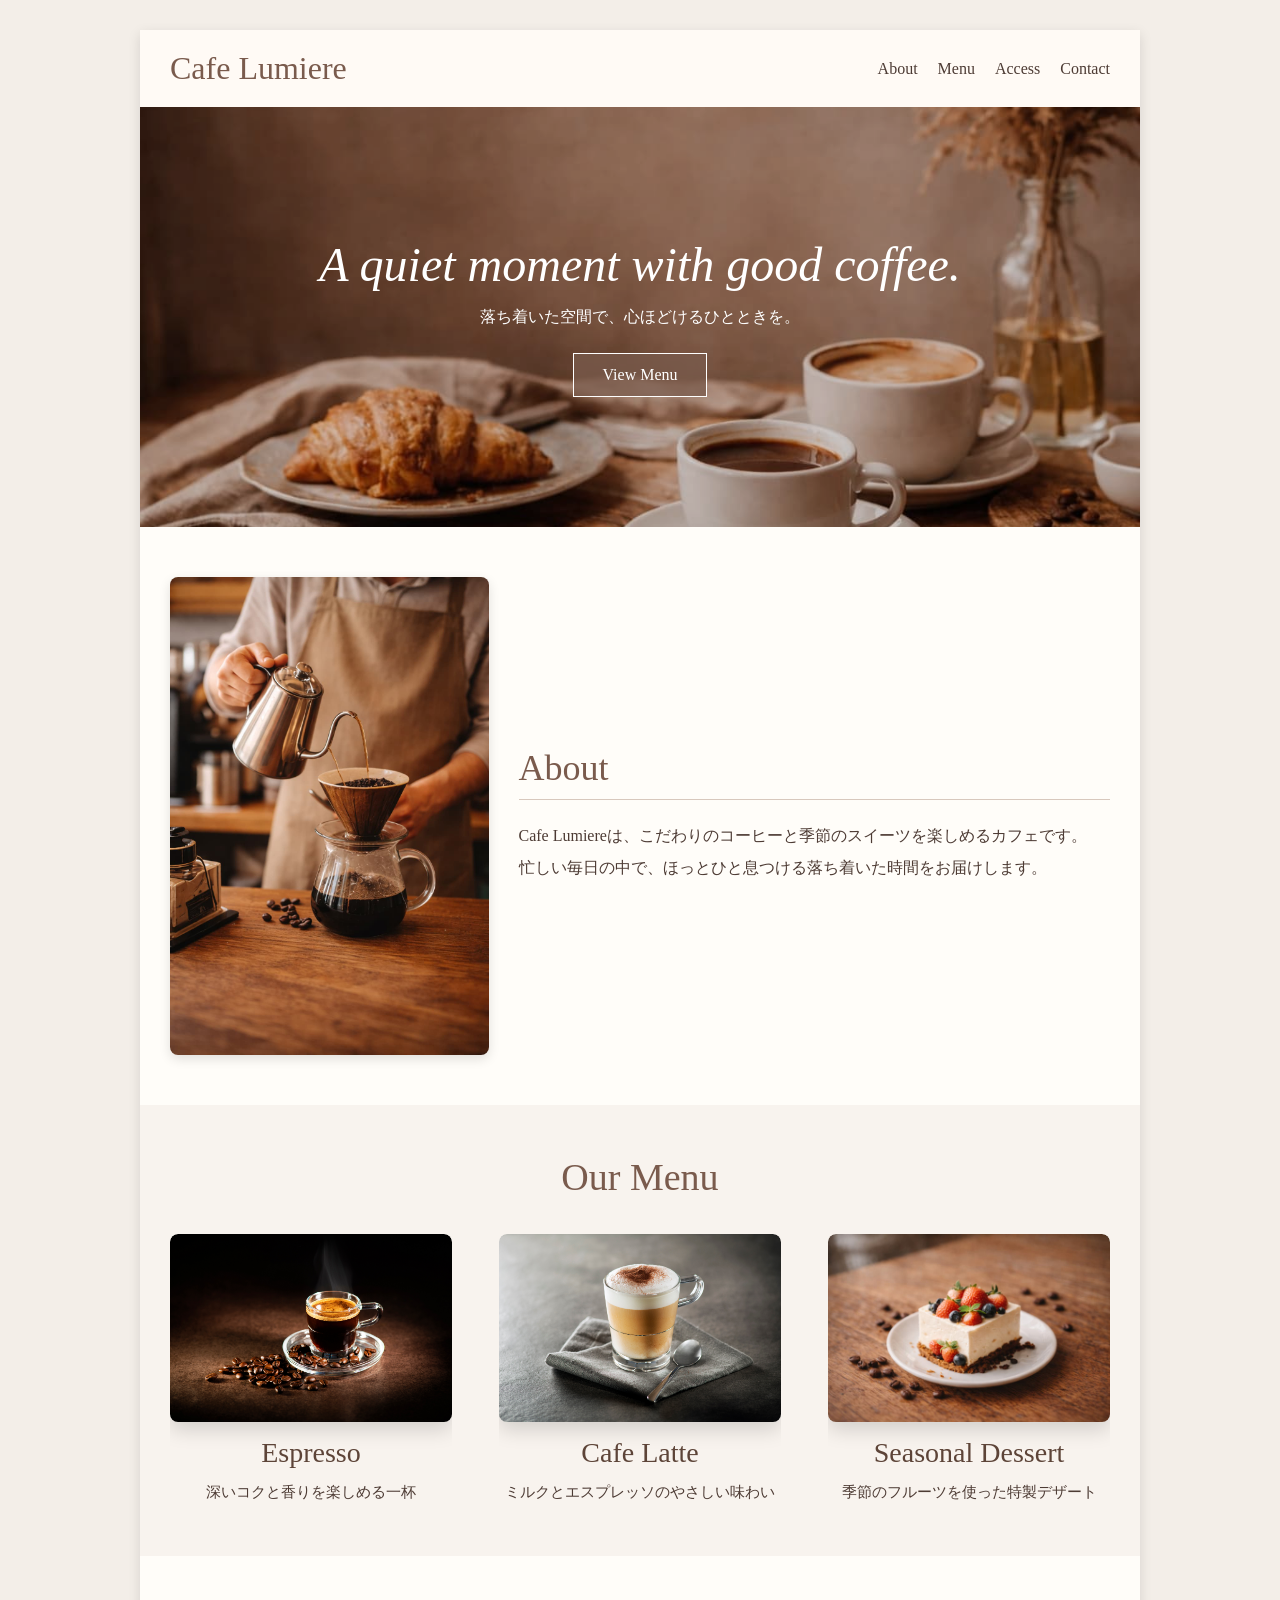
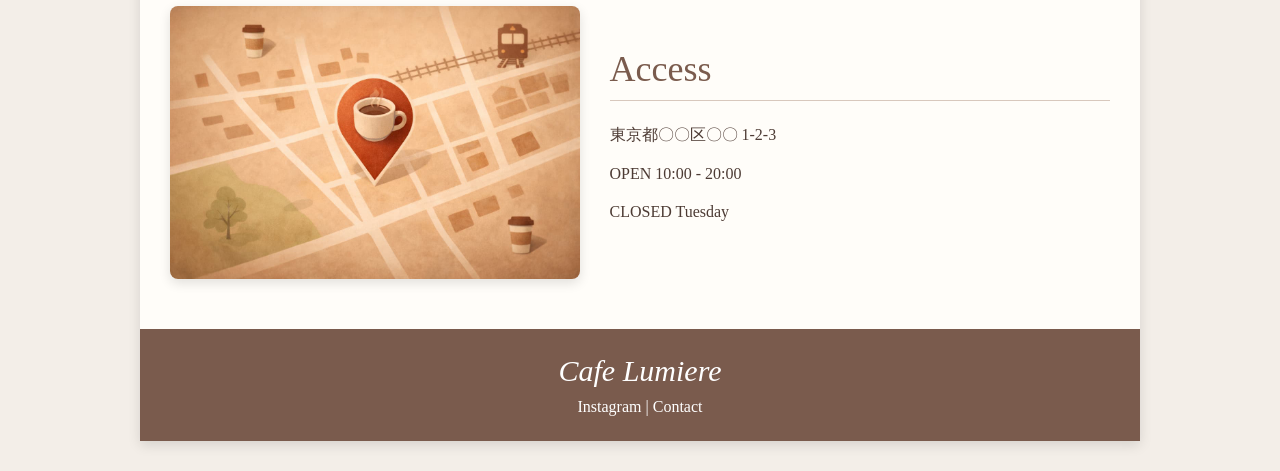
<file: works/cafe-site/index.html>
<!DOCTYPE html>
<html lang="ja">
<head>
  <meta charset="UTF-8">
  <meta name="viewport" content="width=device-width, initial-scale=1.0">
  <title>Cafe Lumiere</title>
  <link rel="stylesheet" href="style.css">
</head>
<body>

  <div class="container">

    <div class="header">
      <h1>Cafe Lumiere</h1>
      <ul class="nav">
        <li><a href="#about">About</a></li>
        <li><a href="#menu">Menu</a></li>
        <li><a href="#access">Access</a></li>
        <li><a href="#contact">Contact</a></li>
      </ul>
    </div>

    <div class="mainvisual">
      <div class="main-text">
        <h2>A quiet moment with good coffee.</h2>
        <p>落ち着いた空間で、心ほどけるひとときを。</p>
        <a href="#menu" class="btn">View Menu</a>
      </div>
    </div>

    <div class="about" id="about">
      <div class="about-image">
        <img src="images/about.png" alt="コーヒーを淹れる様子">
      </div>
      <div class="about-text">
        <h2>About</h2>
        <p>
          Cafe Lumiereは、こだわりのコーヒーと季節のスイーツを楽しめるカフェです。<br>
          忙しい毎日の中で、ほっとひと息つける落ち着いた時間をお届けします。
        </p>
      </div>
    </div>

    <div class="menu" id="menu">
      <h2>Our Menu</h2>

      <div class="menu-list">
        <div class="item">
          <img src="images/espresso.png" alt="エスプレッソ">
          <h3>Espresso</h3>
          <p>深いコクと香りを楽しめる一杯</p>
        </div>

        <div class="item">
          <img src="images/latte.png" alt="カフェラテ">
          <h3>Cafe Latte</h3>
          <p>ミルクとエスプレッソのやさしい味わい</p>
        </div>

        <div class="item">
          <img src="images/dessert.png" alt="デザート">
          <h3>Seasonal Dessert</h3>
          <p>季節のフルーツを使った特製デザート</p>
        </div>
      </div>
    </div>

    <div class="access" id="access">
      <div class="access-image">
        <img src="images/map.png" alt="アクセスマップ">
      </div>
      <div class="access-text">
        <h2>Access</h2>
        <p>東京都〇〇区〇〇 1-2-3</p>
        <p>OPEN 10:00 - 20:00</p>
        <p>CLOSED Tuesday</p>
      </div>
    </div>

    <div class="footer" id="contact">
      <p class="footer-logo">Cafe Lumiere</p>
      <p class="footer-link">
        <a href="#">Instagram</a> |
        <a href="#">Contact</a>
      </p>
    </div>

  </div>

</body>
</html>
</file>
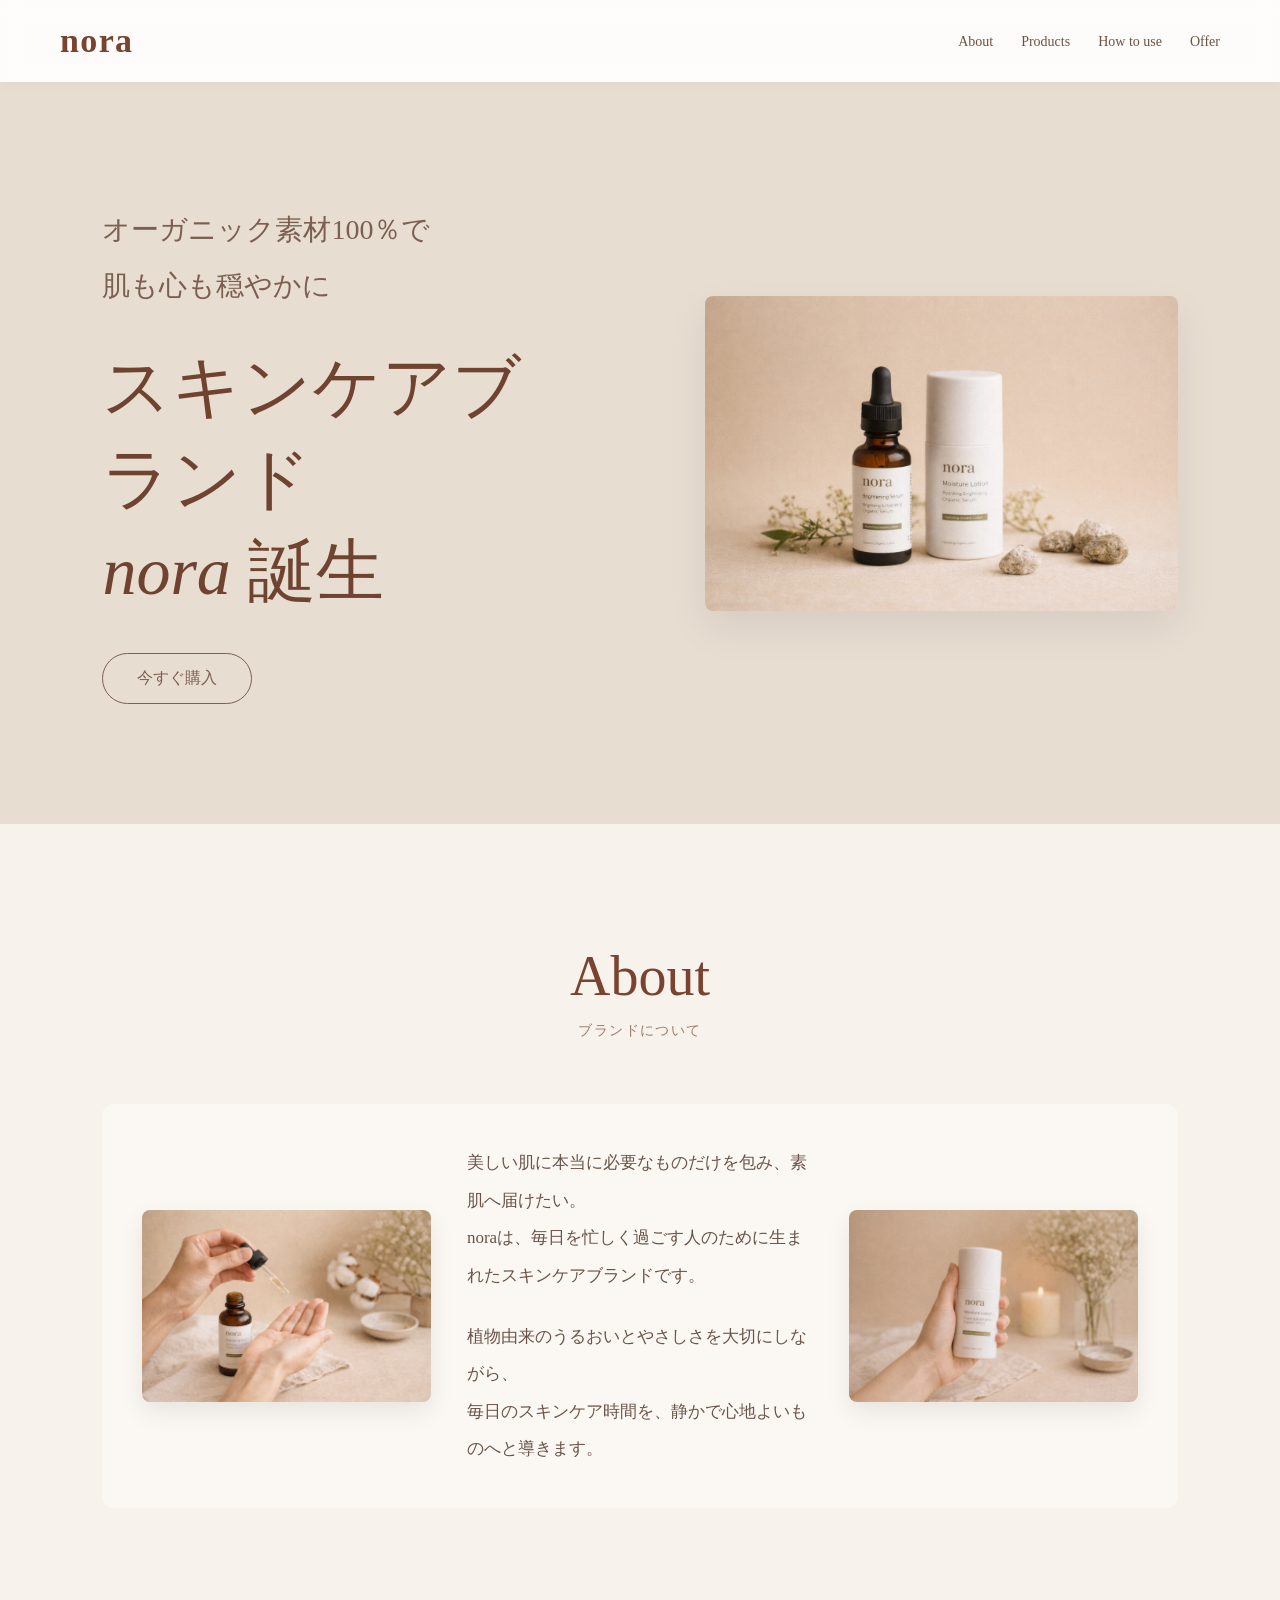
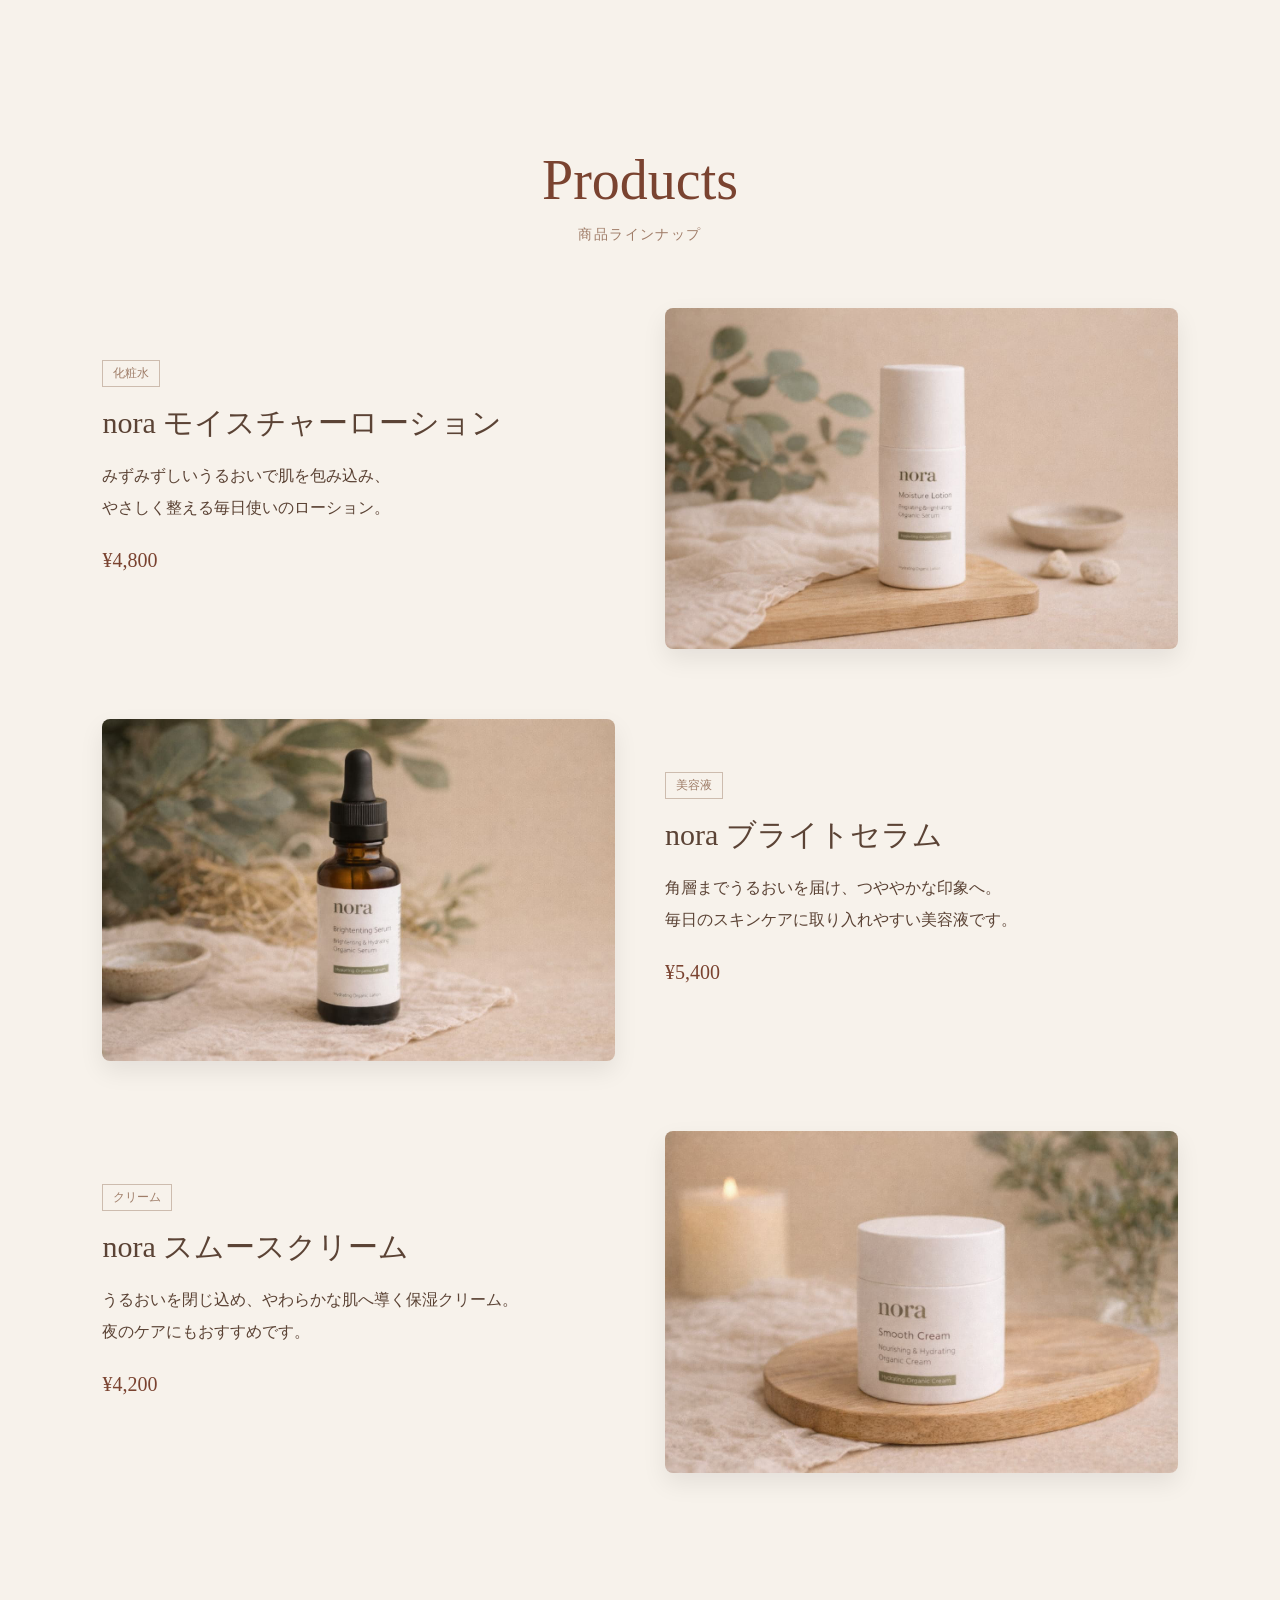
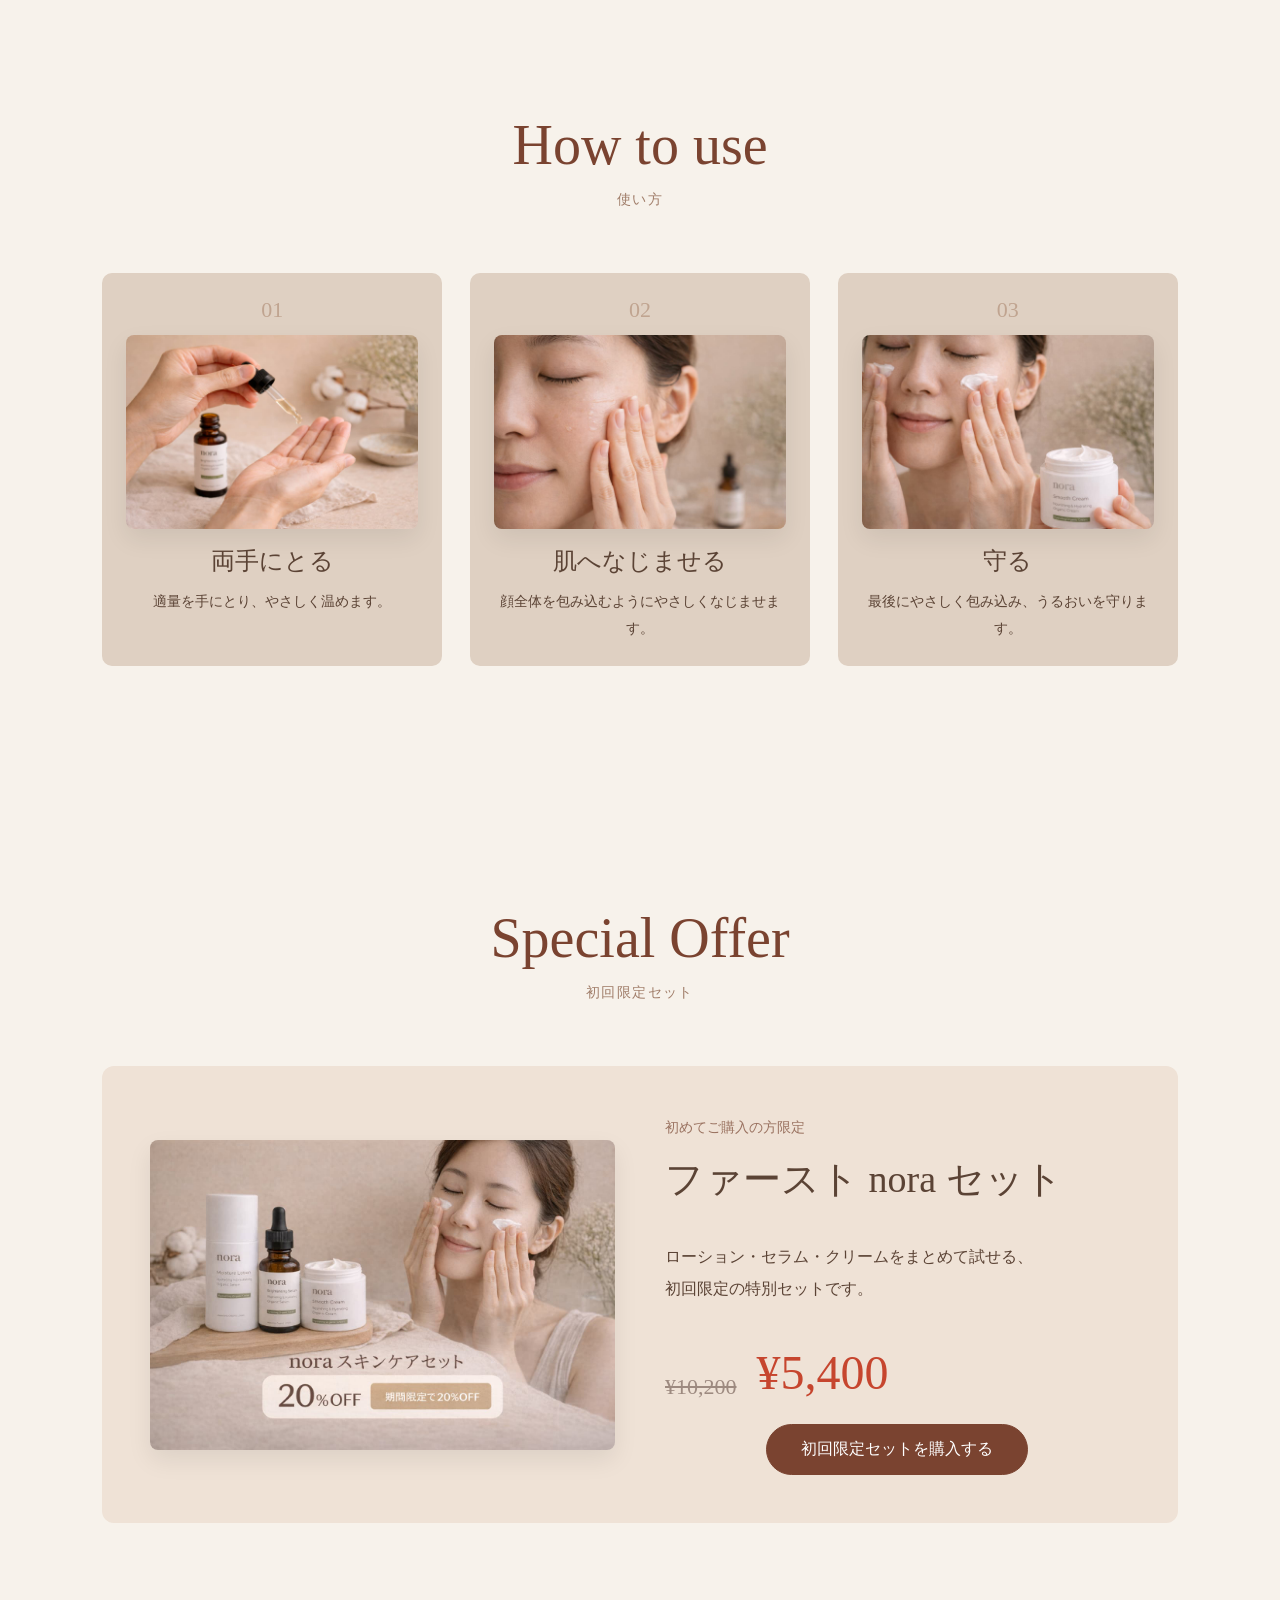
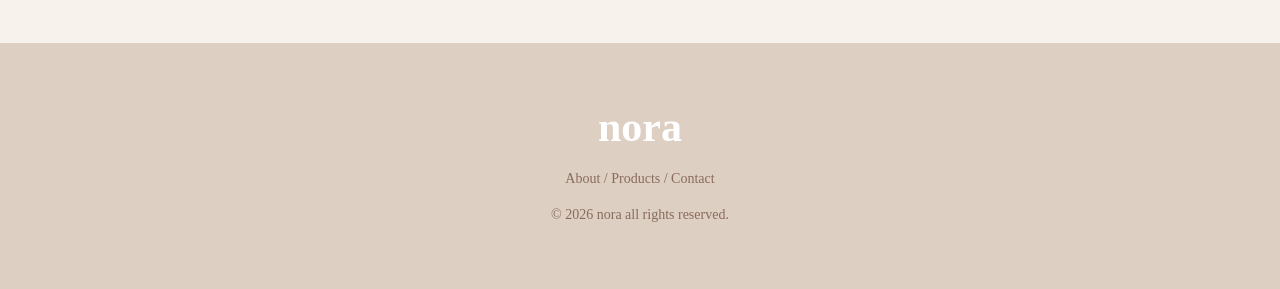
<file: works/cosmetic-site/index.html>
<!DOCTYPE html>
<html lang="ja">
<head>
  <meta charset="UTF-8">
  <meta name="viewport" content="width=device-width, initial-scale=1.0">
  <title>nora Skincare LP</title>
  <link rel="stylesheet" href="style.css">
</head>
<body>

  <header class="header">
    <h1 class="logo">nora</h1>

    <nav class="nav">
      <ul>
        <li><a href="#about">About</a></li>
        <li><a href="#products">Products</a></li>
        <li><a href="#howto">How to use</a></li>
        <li><a href="#offer">Offer</a></li>
      </ul>
    </nav>
  </header>

  <section class="hero">
    <div class="hero-inner">
      <div class="hero-text">
        <p class="hero-copy">
          オーガニック素材100％で<br>
          肌も心も穏やかに
        </p>

        <h2>
          スキンケアブランド<br>
          <span>nora</span> 誕生
        </h2>

        <a href="#offer" class="btn">今すぐ購入</a>
      </div>

      <div class="hero-image">
        <img src="images/hero.jpg" alt="noraのメイン商品">
      </div>
    </div>
  </section>

  <section class="about section" id="about">
    <h2 class="section-title">About</h2>
    <p class="section-sub">ブランドについて</p>

    <div class="about-grid">
      <div class="about-image">
        <img src="images/about1.png" alt="美容液イメージ">
      </div>

      <div class="about-text">
        <p>
          美しい肌に本当に必要なものだけを包み、素肌へ届けたい。<br>
          noraは、毎日を忙しく過ごす人のために生まれたスキンケアブランドです。
        </p>
        <p>
          植物由来のうるおいとやさしさを大切にしながら、<br>
          毎日のスキンケア時間を、静かで心地よいものへと導きます。
        </p>
      </div>

      <div class="about-image">
        <img src="images/about2.png" alt="ローションイメージ">
      </div>
    </div>
  </section>

  <section class="products section" id="products">
    <h2 class="section-title">Products</h2>
    <p class="section-sub">商品ラインナップ</p>

    <div class="products-list">

      <div class="product-item">
        <div class="product-text">
          <span class="tag">化粧水</span>
          <h3>nora モイスチャーローション</h3>
          <p>
            みずみずしいうるおいで肌を包み込み、<br>
            やさしく整える毎日使いのローション。
          </p>
          <p class="price">¥4,800</p>
        </div>

        <div class="product-image">
          <img src="images/product1.png" alt="モイスチャーローション">
        </div>
      </div>

      <div class="product-item reverse">
        <div class="product-text">
          <span class="tag">美容液</span>
          <h3>nora ブライトセラム</h3>
          <p>
            角層までうるおいを届け、つややかな印象へ。<br>
            毎日のスキンケアに取り入れやすい美容液です。
          </p>
          <p class="price">¥5,400</p>
        </div>

        <div class="product-image">
          <img src="images/product2.png" alt="ブライトセラム">
        </div>
      </div>

      <div class="product-item">
        <div class="product-text">
          <span class="tag">クリーム</span>
          <h3>nora スムースクリーム</h3>
          <p>
            うるおいを閉じ込め、やわらかな肌へ導く保湿クリーム。<br>
            夜のケアにもおすすめです。
          </p>
          <p class="price">¥4,200</p>
        </div>

        <div class="product-image">
          <img src="images/product3.png" alt="スムースクリーム">
        </div>
      </div>

    </div>
  </section>

  <section class="howto section" id="howto">
    <h2 class="section-title">How to use</h2>
    <p class="section-sub">使い方</p>

    <div class="step-grid">
      <div class="step-card">
        <span class="step-number">01</span>
        <img src="images/step1.png" alt="両手にとる">
        <h3>両手にとる</h3>
        <p>適量を手にとり、やさしく温めます。</p>
      </div>

      <div class="step-card">
        <span class="step-number">02</span>
        <img src="images/step2.png" alt="肌へなじませる">
        <h3>肌へなじませる</h3>
        <p>顔全体を包み込むようにやさしくなじませます。</p>
      </div>

      <div class="step-card">
        <span class="step-number">03</span>
        <img src="images/step3.png" alt="守る">
        <h3>守る</h3>
        <p>最後にやさしく包み込み、うるおいを守ります。</p>
      </div>
    </div>
  </section>

  <section class="offer section" id="offer">
    <h2 class="section-title">Special Offer</h2>
    <p class="section-sub">初回限定セット</p>

    <div class="offer-box">
      <div class="offer-image">
        <img src="images/offer.png" alt="初回限定セット">
      </div>

      <div class="offer-text">
        <p class="offer-label">初めてご購入の方限定</p>
        <h3>ファースト nora セット</h3>
        <p>
          ローション・セラム・クリームをまとめて試せる、<br>
          初回限定の特別セットです。
        </p>

        <div class="offer-price">
          <span class="old-price">¥10,200</span>
          <span class="new-price">¥5,400</span>
        </div>

        <a href="#" class="btn dark-btn">初回限定セットを購入する</a>
      </div>
    </div>
  </section>

  <footer class="footer">
    <h2 class="footer-logo">nora</h2>
    <p class="footer-nav">About / Products / Contact</p>
    <p class="copyright">© 2026 nora all rights reserved.</p>
  </footer>

</body>
</html>
</file>
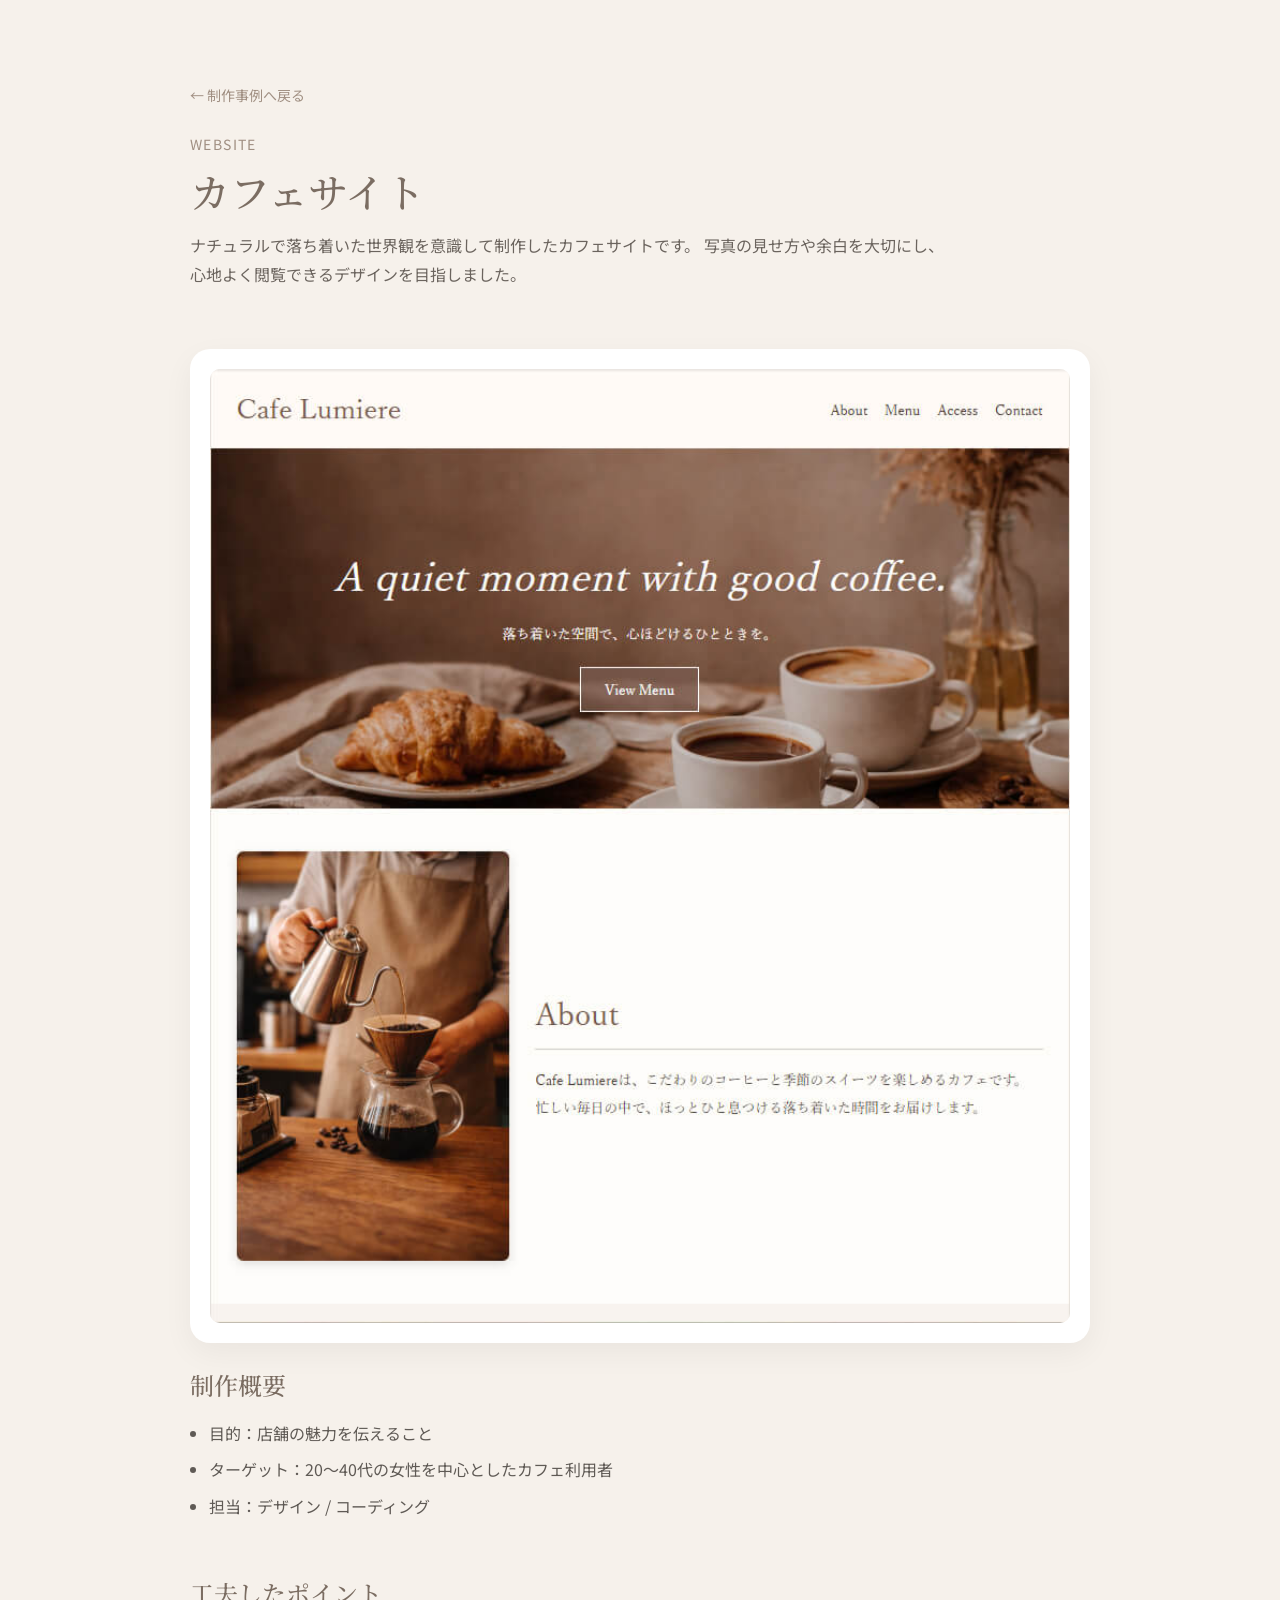
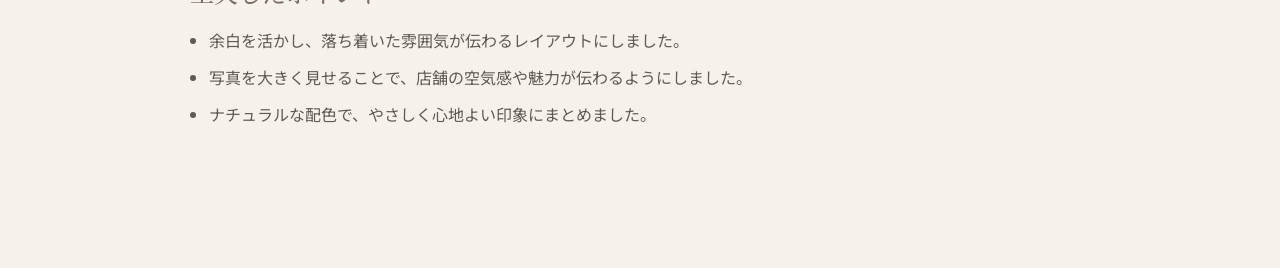
<file: cafe.html>
<!DOCTYPE html>
<html lang="ja">
<head>
  <meta charset="UTF-8">
  <meta name="viewport" content="width=device-width, initial-scale=1.0">
  <title>カフェサイト | 制作事例</title>
  <meta name="description" content="カフェサイトの制作事例ページです。">
  <link rel="preconnect" href="https://fonts.googleapis.com">
  <link rel="preconnect" href="https://fonts.gstatic.com" crossorigin>
  <link href="https://fonts.googleapis.com/css2?family=Noto+Serif+JP:wght@400;500;600&family=Noto+Sans+JP:wght@300;400;500&display=swap" rel="stylesheet">
  <link rel="stylesheet" href="style.css">
</head>
<body class="detail-page">

  <section class="detail-hero">
    <div class="container detail-container">
      <a href="index.html#works" class="back-link">← 制作事例へ戻る</a>

      <p class="detail-category">Website</p>
      <h1 class="detail-title">カフェサイト</h1>
      <p class="detail-lead">
        ナチュラルで落ち着いた世界観を意識して制作したカフェサイトです。
        写真の見せ方や余白を大切にし、心地よく閲覧できるデザインを目指しました。
      </p>
    </div>
  </section>

  <section class="detail-section">
    <div class="container detail-container">

      <div class="site-preview">
        <img src="images/cafe-thumb.jpg"  class="cafe-thumb" alt="カフェサイトのプレビュー">
      </div>

      <div class="detail-block">
        <h2 class="detail-heading-small">制作概要</h2>
        <ul class="detail-list">
          <li>目的：店舗の魅力を伝えること</li>
          <li>ターゲット：20〜40代の女性を中心としたカフェ利用者</li>
          <li>担当：デザイン / コーディング</li>
        </ul>
      </div>

      <div class="detail-block">
        <h2 class="detail-heading-small">工夫したポイント</h2>
        <ul class="detail-list">
          <li>余白を活かし、落ち着いた雰囲気が伝わるレイアウトにしました。</li>
          <li>写真を大きく見せることで、店舗の空気感や魅力が伝わるようにしました。</li>
          <li>ナチュラルな配色で、やさしく心地よい印象にまとめました。</li>
        </ul>
      </div>

    </div>
  </section>

</body>
</html>
</file>
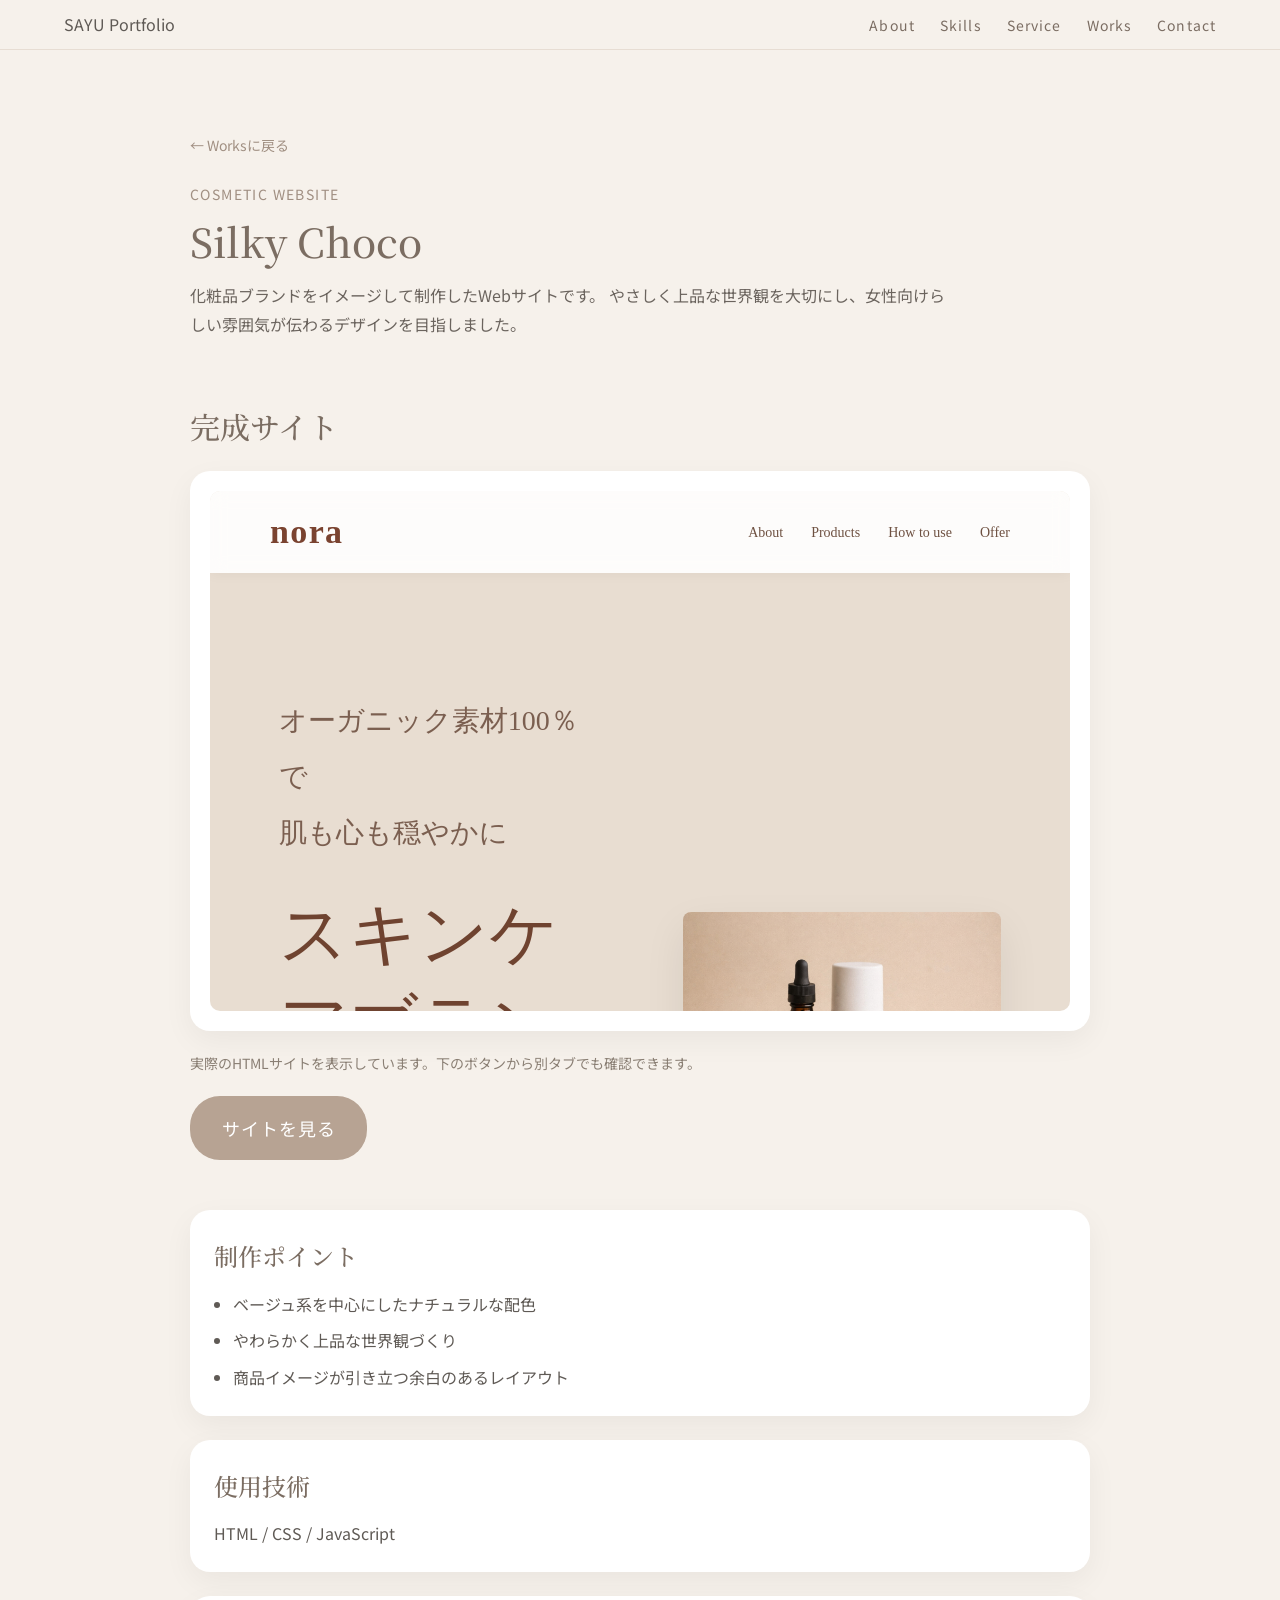
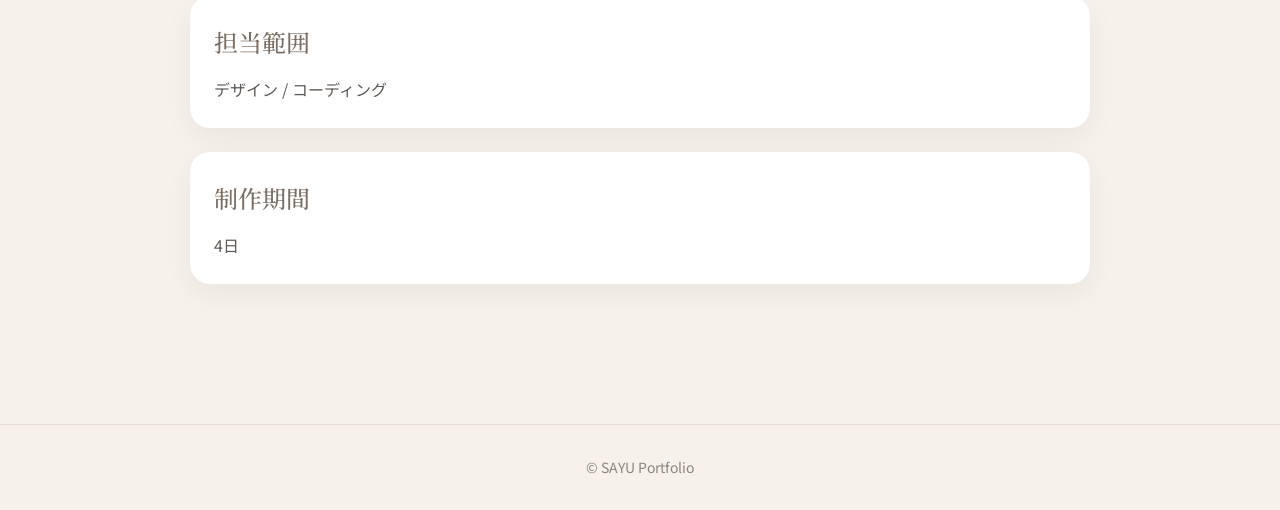
<file: cosmetic.html>
<!DOCTYPE html>
<html lang="ja">
<head>
  <meta charset="UTF-8">
  <meta name="viewport" content="width=device-width, initial-scale=1.0">
  <title>Silky Choco | SAYU Portfolio</title>

  <link rel="preconnect" href="https://fonts.googleapis.com">
  <link rel="preconnect" href="https://fonts.gstatic.com" crossorigin>
  <link href="https://fonts.googleapis.com/css2?family=Noto+Serif+JP:wght@400;500;600&family=Noto+Sans+JP:wght@300;400;500&display=swap" rel="stylesheet">

  <link rel="stylesheet" href="style.css">
</head>
<body>
  <header class="header">
    <div class="container header-inner">
      <a href="index.html" class="logo">SAYU Portfolio</a>
      <nav>
        <ul class="nav">
          <li><a href="index.html#about">About</a></li>
          <li><a href="index.html#skills">Skills</a></li>
          <li><a href="index.html#service">Service</a></li>
          <li><a href="index.html#works">Works</a></li>
          <li><a href="index.html#contact">Contact</a></li>
        </ul>
      </nav>
    </div>
  </header>

  <main class="detail-page">
    <section class="detail-hero fade">
      <div class="container detail-container">
        <a href="index.html#works" class="back-link">← Worksに戻る</a>
        <p class="detail-category">Cosmetic Website</p>
        <h1 class="detail-title">Silky Choco</h1>
        <p class="detail-lead">
          化粧品ブランドをイメージして制作したWebサイトです。
          やさしく上品な世界観を大切にし、女性向けらしい雰囲気が伝わるデザインを目指しました。
        </p>
      </div>
    </section>

    <section class="detail-section fade">
      <div class="container detail-container">

        <div class="detail-block">
          <h2 class="detail-heading">完成サイト</h2>
          <div class="site-preview">
            <iframe src="works/cosmetic-site/index.html" title="Silky Choco プレビュー" loading="lazy"></iframe>
          </div>
          <p class="preview-note">
            実際のHTMLサイトを表示しています。下のボタンから別タブでも確認できます。
          </p>
          <a href="works/cosmetic-site/index.html" target="_blank" rel="noopener" class="button">サイトを見る</a>
        </div>

        <div class="detail-info-grid">
          <div class="detail-card">
            <h2 class="detail-heading-small">制作ポイント</h2>
            <ul class="detail-list">
              <li>ベージュ系を中心にしたナチュラルな配色</li>
              <li>やわらかく上品な世界観づくり</li>
              <li>商品イメージが引き立つ余白のあるレイアウト</li>
            </ul>
          </div>

          <div class="detail-card">
            <h2 class="detail-heading-small">使用技術</h2>
            <p>HTML / CSS / JavaScript</p>
          </div>

          <div class="detail-card">
            <h2 class="detail-heading-small">担当範囲</h2>
            <p>デザイン / コーディング</p>
          </div>

          <div class="detail-card">
            <h2 class="detail-heading-small">制作期間</h2>
            <p>4日</p>
          </div>
        </div>

      </div>
    </section>
  </main>

  <footer class="footer">
    <div class="container">
      <p>© SAYU Portfolio</p>
    </div>
  </footer>

  <script src="script.js"></script>
</body>
</html>
</file>
<file: works/cafe-site/style.css>
body {
  margin: 0;
  background-color: #f3eee8;
  color: #4d3b34;
  font-family: "Yu Mincho", "Hiragino Mincho ProN", serif;
}

img {
  width: 100%;
  display: block;
}

a {
  text-decoration: none;
  color: inherit;
}

ul {
  margin: 0;
  padding: 0;
  list-style: none;
}

.container {
  width: 90%;
  max-width: 1000px;
  margin: 30px auto;
  background-color: #fffdf9;
  box-shadow: 0 4px 12px rgba(0, 0, 0, 0.12);
}

.header {
  display: flex;
  justify-content: space-between;
  align-items: center;
  padding: 20px 30px;
  background-color: #fffaf5;
}

.header h1 {
  margin: 0;
  font-size: 32px;
  color: #7a5b4d;
  font-weight: normal;
}

.nav {
  display: flex;
  gap: 20px;
}

.nav a {
  font-size: 16px;
}

.mainvisual {
  height: 420px;
  background-image: url("images/hero.png");
  background-size: cover;
  background-position: center;
  position: relative;
}

.mainvisual::before {
  content: "";
  position: absolute;
  top: 0;
  left: 0;
  width: 100%;
  height: 100%;
  background-color: rgba(0, 0, 0, 0.18);
}

.main-text {
  position: absolute;
  top: 50%;
  left: 50%;
  transform: translate(-50%, -50%);
  text-align: center;
  color: white;
  width: 80%;
  z-index: 1;
}

.main-text h2 {
  margin: 0 0 15px 0;
  font-size: 48px;
  font-weight: normal;
  font-style: italic;
}

.main-text p {
  margin: 0 0 25px 0;
  font-size: 16px;
}

.btn {
  display: inline-block;
  padding: 12px 28px;
  border: 1px solid white;
  background-color: rgba(122, 91, 77, 0.75);
  color: white;
}

.about {
  display: flex;
  justify-content: space-between;
  align-items: center;
  padding: 50px 30px;
  gap: 30px;
}

.about-image {
  width: 35%;
}

.about-image img {
  border-radius: 8px;
  box-shadow: 0 4px 12px rgba(0, 0, 0, 0.12);
}

.about-text {
  width: 65%;
}

.about-text h2 {
  margin: 0 0 20px 0;
  font-size: 36px;
  font-weight: normal;
  color: #7a5b4d;
  border-bottom: 1px solid #d8c8bd;
  padding-bottom: 10px;
}

.about-text p {
  margin: 0;
  line-height: 2;
  font-size: 16px;
}

.menu {
  padding: 50px 30px;
  background-color: #f8f3ee;
  text-align: center;
}

.menu h2 {
  margin: 0 0 35px 0;
  font-size: 38px;
  font-weight: normal;
  color: #7a5b4d;
}

.menu-list {
  display: flex;
  justify-content: space-between;
  gap: 20px;
}

.item {
  width: 30%;
  transition: 0.3s;
  overflow: hidden;
  border-radius: 8px;
}

.item:hover {
  transform: translateY(-5px);
  box-shadow: 0 12px 30px rgba(0, 0, 0, 0.2);
}

.item img {
  width: 100%;
  border-radius: 8px;
  box-shadow: 0 8px 20px rgba(0, 0, 0, 0.15);
  transition: 0.3s;
}

.item:hover img{
    transform: scale(1.05);
}

.item h3 {
  margin: 15px 0 10px 0;
  font-size: 28px;
  font-weight: normal;
  color: #5d4438;
}

.item p {
  margin: 0;
  font-size: 15px;
  line-height: 1.8;
}

.access {
  display: flex;
  justify-content: space-between;
  align-items: center;
  padding: 50px 30px;
  gap: 30px;
}

.access-image {
  width: 45%;
}

.access-image img {
  border-radius: 8px;
  box-shadow: 0 4px 12px rgba(0, 0, 0, 0.12);
}

.access-text {
  width: 55%;
}

.access-text h2 {
  margin: 0 0 20px 0;
  font-size: 36px;
  font-weight: normal;
  color: #7a5b4d;
  border-bottom: 1px solid #d8c8bd;
  padding-bottom: 10px;
}

.access-text p {
  margin: 0 0 10px 0;
  font-size: 16px;
  line-height: 1.8;
}

.footer {
  background-color: #7a5b4d;
  color: white;
  text-align: center;
  padding: 25px 20px;
}

.footer-logo {
  margin: 0 0 10px 0;
  font-size: 30px;
  font-weight: normal;
  font-style: italic;
}

.footer-link {
  margin: 0;
}

.footer a {
  color: white;
}

@media (max-width: 768px) {
  .header,
  .about,
  .menu-list,
  .access {
    flex-direction: column;
  }

  .header {
    gap: 15px;
  }

  .about-image,
  .about-text,
  .item,
  .access-image,
  .access-text {
    width: 100%;
  }

  .mainvisual {
    height: 300px;
  }

  .main-text h2 {
    font-size: 28px;
  }

  .nav {
    flex-wrap: wrap;
    justify-content: center;
  }
}
</file>
<file: works/cosmetic-site/style.css>
body {
  margin: 0;
  font-family: "Yu Mincho", "Hiragino Mincho ProN", serif;
  background: #f7f2eb;
  color: #5b4335;
}

img {
  width: 100%;
  display: block;
}

a {
  text-decoration: none;
  color: inherit;
}

ul {
  list-style: none;
  margin: 0;
  padding: 0;
}

/* =========================
   header
========================= */

.header {
  display: flex;
  justify-content: space-between;
  align-items: center;
  padding: 22px 60px;
  background: rgba(255, 255, 255, 0.78);
  backdrop-filter: blur(8px);
  position: sticky;
  top: 0;
  z-index: 10;
  box-shadow: 0 2px 12px rgba(0, 0, 0, 0.04);
}

.logo {
  margin: 0;
  font-size: 34px;
  font-weight: bold;
  letter-spacing: 0.04em;
  color: #7a4330;
}

.nav ul {
  display: flex;
  gap: 28px;
}

.nav a {
  font-size: 14px;
  color: #6e5142;
  transition: 0.3s;
}

.nav a:hover {
  opacity: 0.7;
}

/* =========================
   hero
========================= */

.hero {
  background: #e8ddd1;
  padding: 120px 8%;
}

.hero-inner {
  display: flex;
  justify-content: space-between;
  align-items: center;
  gap: 50px;
}

.hero-text {
  width: 42%;
}

.hero-copy {
  margin: 0 0 28px;
  font-size: 28px;
  line-height: 2;
  color: #7b5f50;
}

.hero-text h2 {
  margin: 0 0 36px;
  font-size: 68px;
  line-height: 1.35;
  font-weight: normal;
  color: #6f4330;
}

.hero-text h2 span {
  font-style: italic;
}

.hero-image {
  width: 44%;
}

.hero-image img {
  border-radius: 8px;
  box-shadow: 0 16px 40px rgba(0, 0, 0, 0.08);
}

/* =========================
   button
========================= */

.btn {
  display: inline-block;
  padding: 14px 34px;
  border: 1px solid #7b5f50;
  color: #7b5f50;
  background: transparent;
  transition: 0.3s;
  border-radius: 999px;
  width: fit-content;
  margin: 0 auto;
}

.btn:hover {
  background: #7b5f50;
  color: #ffffff;
}

.dark-btn {
  background: #7a4330;
  color: #ffffff;
  border: 1px solid #7a4330;
}

.dark-btn:hover {
  background: #5f3324;
}

/* =========================
   common
========================= */

.section {
  padding: 120px 8%;
}

.section-title {
  margin: 0;
  text-align: center;
  font-size: 56px;
  font-weight: normal;
  color: #7a4330;
}

.section-sub {
  margin: 14px 0 64px;
  text-align: center;
  font-size: 14px;
  letter-spacing: 0.1em;
  color: #a07d69;
}

/* =========================
   about
========================= */

.about-grid {
  display: grid;
  grid-template-columns: 1fr 1.2fr 1fr;
  gap: 36px;
  align-items: center;
  margin-top: 40px;
  background: rgba(255, 255, 255, 0.45);
  border-radius: 12px;
  padding: 40px;
}

.about-image img {
  border-radius: 8px;
  box-shadow: 0 10px 24px rgba(0, 0, 0, 0.08);
}

.about-text p {
  margin: 0 0 24px;
  font-size: 17px;
  line-height: 2.2;
  color: #6b5348;
}

.about-text p:last-child {
  margin-bottom: 0;
}

/* =========================
   products
========================= */

.products-list {
  display: flex;
  flex-direction: column;
  gap: 70px;
  margin-top: 40px;
}

.product-item {
  display: flex;
  justify-content: space-between;
  align-items: center;
  gap: 50px;
}

.product-item.reverse {
  flex-direction: row-reverse;
}

.product-text,
.product-image {
  width: 48%;
}

.product-image img {
  border-radius: 8px;
  box-shadow: 0 10px 24px rgba(0, 0, 0, 0.08);
}

.tag {
  display: inline-block;
  margin-bottom: 16px;
  padding: 4px 10px;
  border: 1px solid #cdbcae;
  font-size: 12px;
  color: #9f7d68;
}

.product-text h3 {
  margin: 0 0 16px;
  font-size: 30px;
  font-weight: normal;
}

.product-text p {
  margin: 0 0 16px;
  line-height: 2;
}

.price {
  font-size: 20px;
  color: #7a4330;
}

/* =========================
   how to
========================= */

.step-grid {
  display: grid;
  grid-template-columns: repeat(3, 1fr);
  gap: 28px;
  margin-top: 40px;
}

.step-card {
  background: #dfd0c2;
  padding: 24px;
  text-align: center;
  border-radius: 10px;
}

.step-card img {
  border-radius: 8px;
  box-shadow: 0 10px 24px rgba(0, 0, 0, 0.08);
}

.step-number {
  display: block;
  margin-bottom: 12px;
  font-size: 22px;
  color: #c0a490;
}

.step-card h3 {
  margin: 16px 0 12px;
  font-size: 24px;
  font-weight: normal;
}

.step-card p {
  margin: 0;
  font-size: 14px;
  line-height: 1.9;
}

/* =========================
   offer
========================= */

.offer-box {
  display: flex;
  align-items: center;
  gap: 50px;
  margin-top: 40px;
  background: #efe2d6;
  padding: 48px;
  border-radius: 12px;
  align-items:center;
}

.offer-image,
.offer-text {
  width: 50%;
  display: flex;
    flex-direction: column;
   justify-content: fcenter;
   max-width: 520px;
}

.offer-image img {
  border-radius: 8px;
  box-shadow: 0 10px 24px rgba(0, 0, 0, 0.08);
}

.offer-label {
  margin: 0 0 12px;
  font-size: 14px;
  color: #9a7260;
}

.offer-text h3 {
  margin: 0 0 20px;
  font-size: 38px;
  font-weight: normal;
}

.offer-text p {
  line-height: 2;
}

.offer-price {
  display: flex;
  align-items: flex-end;
  gap: 20px;
  margin: 24px 0;
}

.old-price {
  font-size: 22px;
  color: #9d8a80;
  text-decoration: line-through;
}

.new-price {
  font-size: 48px;
  color: #c6452e;
}

/* =========================
   footer
========================= */

.footer {
  background: #ddcfc2;
  text-align: center;
  padding: 60px 20px;
}

.footer-logo {
  margin: 0 0 14px;
  font-size: 42px;
  font-weight: bold;
  color: #ffffff;
}

.footer-nav {
  margin: 0 0 8px;
  font-size: 14px;
  line-height: 2;
  color: #8a6b5d;
}

.copyright {
  margin: 0;
  font-size: 14px;
  line-height: 2;
  color: #8a6b5d;
}

/* =========================
   responsive
========================= */

@media (max-width: 768px) {
  .header,
  .hero-inner,
  .product-item,
  .product-item.reverse,
  .offer-box {
    flex-direction: column;
  }

  .header {
    padding: 20px;
    gap: 16px;
  }

  .nav ul {
    flex-wrap: wrap;
    justify-content: center;
    gap: 16px;
  }

  .hero {
    padding: 80px 24px;
  }

  .hero-text,
  .hero-image,
  .product-text,
  .product-image,
  .offer-image,
  .offer-text {
    width: 100%;
  }

  .hero-copy {
    font-size: 18px;
  }

  .hero-text h2 {
    font-size: 38px;
  }

  .section {
    padding: 80px 24px;
  }

  .section-title {
    font-size: 34px;
  }

  .section-sub {
    margin: 12px 0 40px;
  }

  .about-grid,
  .step-grid {
    grid-template-columns: 1fr;
  }

  .about-grid {
    padding: 24px;
  }

  .offer-box {
    padding: 24px;
  }

  .new-price {
    font-size: 36px;
  }
}
</file>
<file: style.css>
* {
  margin: 0;
  padding: 0;
  box-sizing: border-box;
}

html {
  scroll-behavior: smooth;
}

body {
  font-family: "Noto Sans JP", sans-serif;
  background: #f6f1eb;
  color: #5f5a55;
  line-height: 1.8;
}

img {
  width: 100%;
  display: block;
}

a {
  text-decoration: none;
  color: inherit;
}

ul {
  list-style: none;
}

iframe {
  display: block;
}

.container {
  width: 90%;
  max-width: 1280px;
  margin: 0 auto;
}

.section {
  padding: 100px 0;
}

.soft {
  background: #f2ebe4;
}

.section-title {
  font-family: "Noto Serif JP", serif;
  font-size: 48px;
  text-align: center;
  color: #7b6d62;
  margin-bottom: 50px;
  font-weight: 500;
}

/* header */
.header {
  background: rgba(246, 241, 235, 0.95);
  border-bottom: 1px solid #e7ddd3;
  position: sticky;
  top: 0;
  z-index: 100;
  backdrop-filter: blur(8px);
}

.header-inner {
  display: flex;
  justify-content: space-between;
  align-items: center;
  padding: 10px 0;
  gap: 24px;
}

.logo img {
  width: 120px;
  height: auto;
}

.nav {
  display: flex;
  gap: 25px;
  flex-wrap: wrap;
  justify-content: flex-end;
}

.nav a {
  position: relative;
  color: #7b6d62;
  font-size: 14px;
  letter-spacing: 0.08em;
}

.nav a::after {
  content: "";
  position: absolute;
  left: 0;
  bottom: -4px;
  width: 0;
  height: 1px;
  background: #7b6d62;
  transition: 0.3s;
}

.nav a:hover::after {
  width: 100%;
}

/* hero */
.hero {
  position: relative;
  min-height: 100vh;
  background:
    url("images/desk.jpg") no-repeat center center / cover;
  display: flex;
  align-items: center;
  overflow: hidden;
  isolation: isolate;
  animation: heroZoom 18s ease-in-out infinite alternate;
}

.hero::before {
  content: "";
  position: absolute;
  inset: 0;
  background: rgba(60, 52, 46, 0.28);
  z-index: 0;
}

.hero-inner {
  width: 100%;
  position: relative;
  z-index: 1;
}

.hero-copy {
  max-width: 900px;
}

.hero-label {
  font-family: "Noto Serif JP", serif;
  font-size: 28px;
  color: #f7f2ed;
  letter-spacing: 0.04em;
  margin-bottom: 18px;
  text-shadow: 0 2px 10px rgba(0, 0, 0, 0.25);
}

.hero-title {
  font-family: "Noto Serif JP", serif;
  letter-spacing: 0.05em;
  line-height: 1.3;
  font-size: 59px;
  color: #ffffff;
  font-weight: 500;
  margin-bottom: 18px;
  text-shadow: 0 3px 12px rgba(0, 0, 0, 0.35);
}

.hero-message {
  font-size: 24px;
  line-height: 1.8;
  color: #f5f1ec;
  margin-bottom: 26px;
  max-width: 760px;
  text-shadow: 0 2px 8px rgba(0, 0, 0, 0.28);
}

.button {
  display: inline-block;
  background: #b7a393;
  color: #ffffff;
  padding: 16px 32px;
  border-radius: 30px;
  letter-spacing: 0.05em;
  transition: 0.3s;
  font-size: 18px;
}

.button:hover {
  opacity: 0.85;
}

@keyframes heroZoom {
  0% {
    background-size: 100%;
  }
  100% {
    background-size: 110%;
  }
}

/* about */
.about-box {
  display: flex;
  gap: 40px;
  align-items: center;
  background: #ffffff;
  padding: 40px;
  border-radius: 24px;
  box-shadow: 0 10px 30px rgba(0, 0, 0, 0.05);
}

.about-image {
  width: 180px;
  height: 180px;
  border-radius: 50%;
  overflow: hidden;
  flex-shrink: 0;
  margin:0 auto 24PX;
}

.about-image img {
  width: 100%;
  height: 100%;
  object-fit: cover;
  object-position: center 20%; 
  display: block;
}


.about-text {
  flex: 1;
}

.name-row {
  display: flex;
  align-items: center;
  gap: 12px;
  margin-bottom: 8px;
}

.name-logo {
  width: 130px;
  height: auto;
  flex-shrink: 0;
}

.profile-name {
  font-family: "Noto Serif JP", serif;
  font-size: 34px;
  color: #7b6d62;
  font-weight: 500;
  line-height: 1.2;
}

.profile-role {
  color: #a08f82;
  font-size: 14px;
  letter-spacing: 0.05em;
  margin-bottom: 18px;
  line-height: 1.8;
}

.about-text p + p {
  margin-top: 14px;
}

.brand-concept {
  margin-top: 14px;
}

.brand-name {
  font-family: "Noto Serif JP", serif;
  color: #7b6d62;
  font-weight: 500;
}

/* cards */
.card-grid {
  display: grid;
  gap: 25px;
}

.skills-grid {
  display: grid;
  grid-template-columns: repeat(2,1fr);
  gap: 20px;
}

.skills-grid .card h3 {
  font-size: 18px;
  margin-bottom: 12px;
}

.skills-grid .card p {
  font-size: 15px;
  line-height: 1.8;
}
.card {
  display: block;
  background: #ffffff;
  padding: 30px;
  border-radius: 20px;
  box-shadow: 0 10px 30px rgba(0, 0, 0, 0.05);
  transition: 0.3s;
}

.card:hover {
  transform: translateY(-8px);
  box-shadow: 0 20px 40px rgba(0, 0, 0, 0.08);
}

.card h3 {
  font-family: "Noto Serif JP", serif;
  font-size: 20px;
  line-height:1.5;
  color: #7b6d62;
  margin-bottom: 10px;
  font-weight: 500;
}

.card p {
  font-size: 14px;
  color: #5f5a55;
}

/* works */
.works-grid {
  display: grid;
  grid-template-columns: repeat(3, 1fr);
  gap: 30px;
}

.work {
  display: block;
  background: #ffffff;
  border-radius: 20px;
  overflow: hidden;
  box-shadow: 0 10px 30px rgba(0, 0, 0, 0.05);
  transition: 0.3s;
}

.work:hover {
  transform: translateY(-8px);
  box-shadow: 0 20px 40px rgba(0, 0, 0, 0.08);
}

.work-frame {
  width: 100%;
  height: 60vh;
  min-heigh: 420px;
  max-height: 700px;
  overflow: hidden;
  background: #fff;
  border-bottom: 1px solid #f0e7df;
  position: relative;
  padding: 24px;

}

.work-frame iframe {
  width: 1440px;
  height: 900px;
  border: none;
  position: absolute;
  top: 0;
  left: 50%;
  transform: translateX(-50%) scale(0.32);
  transform-origin: top center;
  pointer-events: none;
}

.work-overlay {
  position: absolute;
  inset: 0;
  display: flex;
  align-items: center;
  justify-content: center;
  color: #fff;
  font-size: 20px;
  letter-spacing: 0.06em;
  opacity: 0;
  transition: 0.3s;
  background: rgba(60, 52, 46, 0.45);
}

.work:hover .work-overlay {
  opacity: 1;
}

.work-beauty .work-frame iframe {
  transform: translateX(-47%) scale(0.32);
}

.work-cosmetic .work-frame iframe {
  transform: translateX(-48%) scale(0.32);
}

.work-body {
  padding: 20px;
}

.work h3 {
  margin-bottom: 8px;
  font-family: "Noto Serif JP", serif;
  font-size: 30px;
  color: #7b6d62;
  font-weight: 500;
}

.work-category {
  margin-bottom: 10px;
  font-size: 14px;
  color: #a08f82;
  letter-spacing: 0.05em;
}

.work-description {
  font-size: 14px;
  color: #5f5a55;
  line-height: 1.8;
}

/* contact */
.contact {
  text-align: center;
  background: #ffffff;
  padding: 50px;
  border-radius: 24px;
  box-shadow: 0 10px 30px rgba(0, 0, 0, 0.05);
}

.contact p {
  margin-bottom: 24px;
}

/* footer */
.footer {
  text-align: center;
  padding: 30px 0;
  border-top: 1px solid #e7ddd3;
  color: #8f857d;
  font-size: 14px;
}

/* detail */
.detail-page {
  padding-bottom: 80px;
}

.detail-hero {
  padding: 80px 0 40px;
}

.detail-container {
  max-width: 900px;
}

.back-link {
  display: inline-block;
  margin-bottom: 24px;
  color: #a08f82;
  font-size: 14px;
}

.detail-category {
  color: #a08f82;
  font-size: 14px;
  letter-spacing: 0.1em;
  margin-bottom: 12px;
  text-transform: uppercase;
}

.detail-title {
  font-family: "Noto Serif JP", serif;
  font-size: 58px;
  line-height: 1.1;
  color: #7b6d62;
  margin-bottom: 18px;
  font-weight: 500;
}

.detail-lead {
  max-width: 760px;
  color: #6b645e;
}

.detail-section {
  padding: 20px 0 60px;
}

.detail-block + .detail-block {
  margin-top: 50px;
}

.detail-heading {
  font-family: "Noto Serif JP", serif;
  font-size: 36px;
  color: #7b6d62;
  margin-bottom: 18px;
  font-weight: 500;
}

.detail-heading-small {
  font-family: "Noto Serif JP", serif;
  font-size: 28px;
  color: #7b6d62;
  margin-bottom: 12px;
  font-weight: 500;
}

.site-preview {
  background: #ffffff;
  padding: 20px;
  border-radius: 20px;
  box-shadow: 0 10px 30px rgba(0, 0, 0, 0.05);
  margin-bottom: 20px;
}

.site-preview iframe {
  width: 100%;
  height: 800px;
  border: none;
  border-radius: 10px;
  background: #fff;
}

.preview-note {
  margin: 16px 0 20px;
  font-size: 14px;
  color: #8a7f74;
}

.detail-info-grid {
  display: grid;
  grid-template-columns: repeat(2, 1fr);
  gap: 24px;
  margin-top: 50px;
}

.detail-card {
  background: #ffffff;
  padding: 24px;
  border-radius: 20px;
  box-shadow: 0 10px 30px rgba(0, 0, 0, 0.05);
}

.detail-list {
  list-style: disc;
  padding-left: 1.2em;
}

.detail-list li + li {
  margin-top: 8px;
}

/* fade */
.fade-up {
  opacity: 0;
  transform: translateY(20px);
  animation: fadeUp 1s ease forwards;
}

.delay-1 {
  animation-delay: 0.2s;
}

.delay-2 {
  animation-delay: 0.5s;
}

.delay-3 {
  animation-delay: 0.8s;
}

.delay-4 {
  animation-delay: 1.1s;
}

@keyframes fadeUp {
  to {
    opacity: 1;
    transform: translateY(0);
  }
}

.fade {
  opacity: 0;
  transform: translateY(30px);
  transition: opacity 0.8s ease, transform 0.8s ease;
}

.fade.show {
  opacity: 1;
  transform: translateY(0);
}
.cosmetic-frame {
  position: relative;
  background: #f8f4ef;
  min-height: 520px;
  padding: 32px;
  overflow: hidden;
}

.cosmetic-frame .cosmetic-main {
  width: 68%;
  height: auto !important;
  object-fit: contain !important;
  padding: 0 !important;
  border-radius: 14px;
  box-shadow: 0 10px 30px rgba(0, 0, 0, 0.08);
}

.cosmetic-frame .cosmetic-sub {
  width: 42%;
  height: auto !important;
  object-fit: contain !important;
  padding: 0 !important;
  position: absolute;
  right: 28px;
  bottom: 28px;
  border-radius: 14px;
  background: #fff;
  box-shadow: 0 10px 30px rgba(0, 0, 0, 0.12);
}

.cafe-frame {
  background: #f8f4ef;
}

.cafe-thumb {
  width: 100%;
  height: 100%;
  object-fit: contain;
  object-position: top center;
  border-radius: 12px;
  background: #f8f4ef;
}

.banner-frame {
  background: #f8f4ef;
}

.banner-thumb {
  width: 100%;
  height: 100%;
  object-fit: contain;
  object-position: center center;
  border-radius: 12px;
  background: #f8f4ef;
}
#contact .container {
  text-align: center;
}

.contact-box {
  text-align: center;
}

.contact-button {
  display: inline-block;
  margin: 20px auto 0;
}
/* responsive */
@media (max-width: 1024px) {
  .hero-title {
    font-size: 48px;
  }

  .hero-message {
    font-size: 20px;
  }

  .skills-grid,
  .works-grid {
    grid-template-columns: repeat(2, 1fr);
  }
}
/* 見出し下の余白 */
.section-lead {
  text-align: center;
  font-size: 18px;
  color: #8c7b6d;
  margin-bottom: 36px;
}

/* お悩み */
.trouble-grid {
  display: grid;
  grid-template-columns: repeat(2, 1fr);
  gap: 24px;
}

.trouble-card {
  background: #ffffff;
  border-radius: 20px;
  padding: 28px 24px;
  box-shadow: 0 10px 30px rgba(0, 0, 0, 0.05);
  text-align: center;
}

.trouble-card p {
  font-size: 18px;
  color: #6a615a;
  line-height: 1.8;
}

.trouble-message {
  text-align: center;
  margin-top: 28px;
  font-size: 16px;
  color: #7b6d62;
}

/* サービス */
.service-grid {
  grid-template-columns: repeat(3, 1fr);
}

/* 流れ */
.flow-grid {
  display: grid;
  grid-template-columns: repeat(5, 1fr);
  gap: 20px;
}

.flow-card {
  background: #ffffff;
  border-radius: 20px;
  padding: 24px 18px;
  box-shadow: 0 10px 30px rgba(0, 0, 0, 0.05);
  text-align: center;
}

.flow-number {
  display: inline-block;
  font-size: 24px;
  color: #b7a393;
  margin-bottom: 10px;
}

.flow-card h3 {
  font-size: 18px;
  line-height: 1.4;
  color: #7b6d62;
  margin-bottom: 10px;
}

.flow-card p {
  font-size: 14px;
  line-height: 1.8;
}
.work-frame.image-frame{
  height: 80vh;!important;
  min-height: 600px;
  max-height: 1000px;
  
}
.image-frame {
  height: 260px;
  background: #fff;
  border-bottom: 1px solid #f0e7df;
  position: relative;
  overflow: hidden;
}

.image-frame img {
  width: 100%;
  height: 100%;
  display: block;
}

.site-preview img {
  width: 100%;
  display: block;
  border-radius: 10px;
}
.image-frame img {
  object-fit: contain !important;  /* ←拡大しない */
  object-position: center top;     /* ←上寄せ */
}
/* スマホ */
@media (max-width: 768px) {
  .trouble-grid,
  .service-grid,
  .flow-grid {
    grid-template-columns: 1fr;
  }

  .trouble-card p {
    font-size: 16px;
  }

  .flow-card h3 {
    font-size: 18px;
  }
}
.about-box {
  flex-direction: column;
  align-items: center;
  text-align: center;
  padding: 28px 18px;
  gap: 20px;
}

.about-image {
  width: 140px;
  height: 140px;
  border-radius: 50%;
  overflow: hidden;
  margin: 0 auto;
}

.about-image img {
  width: 100%;
  height: 100%;
  object-fit: cover;
  object-position: center 20%;
}

.about-text {
  width: 100%;
}

.name-row {
  display: flex;
  flex-direction: row;
  justify-content: center;
  align-items: center;
  gap: 12px;
  margin-bottom: 12px;
}

.name-logo {
  width: 38px;
  height: auto;
}

.profile-name {
  font-size: 26px;
  line-height: 1.2;
}

.profile-role {
  font-size: 13px;
  text-align: center;
  margin-bottom: 18px;
  letter-spacing: 0.03em;
}

.about-text p {
  text-align: left;
  font-size: 15px;
  line-height: 1.9;
}
  .profile-role {
    font-size: 13px;
    text-align: center;
    margin-bottom: 18px;
    letter-spacing: 0.03em;
  }

  .about-text p {
    text-align: left;
    font-size: 15px;
    line-height: 1.9;
  }
  .works-grid,
  .detail-info-grid {
    grid-template-columns: 1fr;
  }
  .skills-grid,
     grid-template-columns: repeat(2,1fr);

  .card h3,
  .work h3 {
    font-size: 24px;
  }

  .contact {
    padding: 36px 20px;
  }

  .detail-title {
    font-size: 40px;
  }

  .detail-heading {
    font-size: 30px;
  }

  .detail-heading-small {
    font-size: 24px;
  }

  .site-preview iframe {
    height: 520px;
  }


.contact-box {
  background: #ffffff;
  border-radius: 30px;
  padding: 60px 20px;
  text-align: center;
  max-width: 800px;
  margin: 0 auto;
}

.contact-text {
  font-size: 16px;
  line-height: 1.9;
  color: #6a615a;
  margin-bottom: 30px;
  text-align: center;
}

.contact-button {
  display: inline-block;
  margin: 0 auto;
  background: #b7a393;
  color: #ffffff;
  padding: 16px 40px;
  border-radius: 50px;
  text-decoration: none;
  font-size: 16px;
  transition: 0.3s;
}

/* ホバー */
.contact-button:hover {
  background: #a08d7e;
}
.image-frame {
  height: 260px;
  background: #fff;
  border-bottom: 1px solid #f0e7df;
  overflow: hidden;
}

.image-frame img {
  width: 100%;
  height: 100%;
  object-fit: cover;
}
.cosmetic-frame .cosmetic-main {
  width: 70%;
  height: auto !important;
  object-fit: contain !important;
  padding: 0 !important;
}

.cosmetic-frame .cosmetic-sub {
  width: 45%;
  height: auto !important;
  object-fit: contain !important;
  padding: 0 !important;
  position: absolute;
  right: 20px;
  bottom: 20px;
}

/* スマホ */
@media (max-width: 768px) {
  .contact-box {
    padding: 40px 16px;
  }

  .contact-text {
    font-size: 14px;
  }

  .contact-button {
    font-size: 14px;
    padding: 14px 30px;
  }
}
@media (max-width: 480px) {
  .container {
    width: 92%;
  }

  .section-title {
    font-size: 32px;
  }

  .hero-title {
    font-size: 28px;
  }

  .hero-message {
    font-size: 15px;
  }

  .nav {
    gap: 10px;
  }

  .nav a {
    font-size: 11px;
  }

  .work-frame {
    height: 220px;
  }
}
</file>
